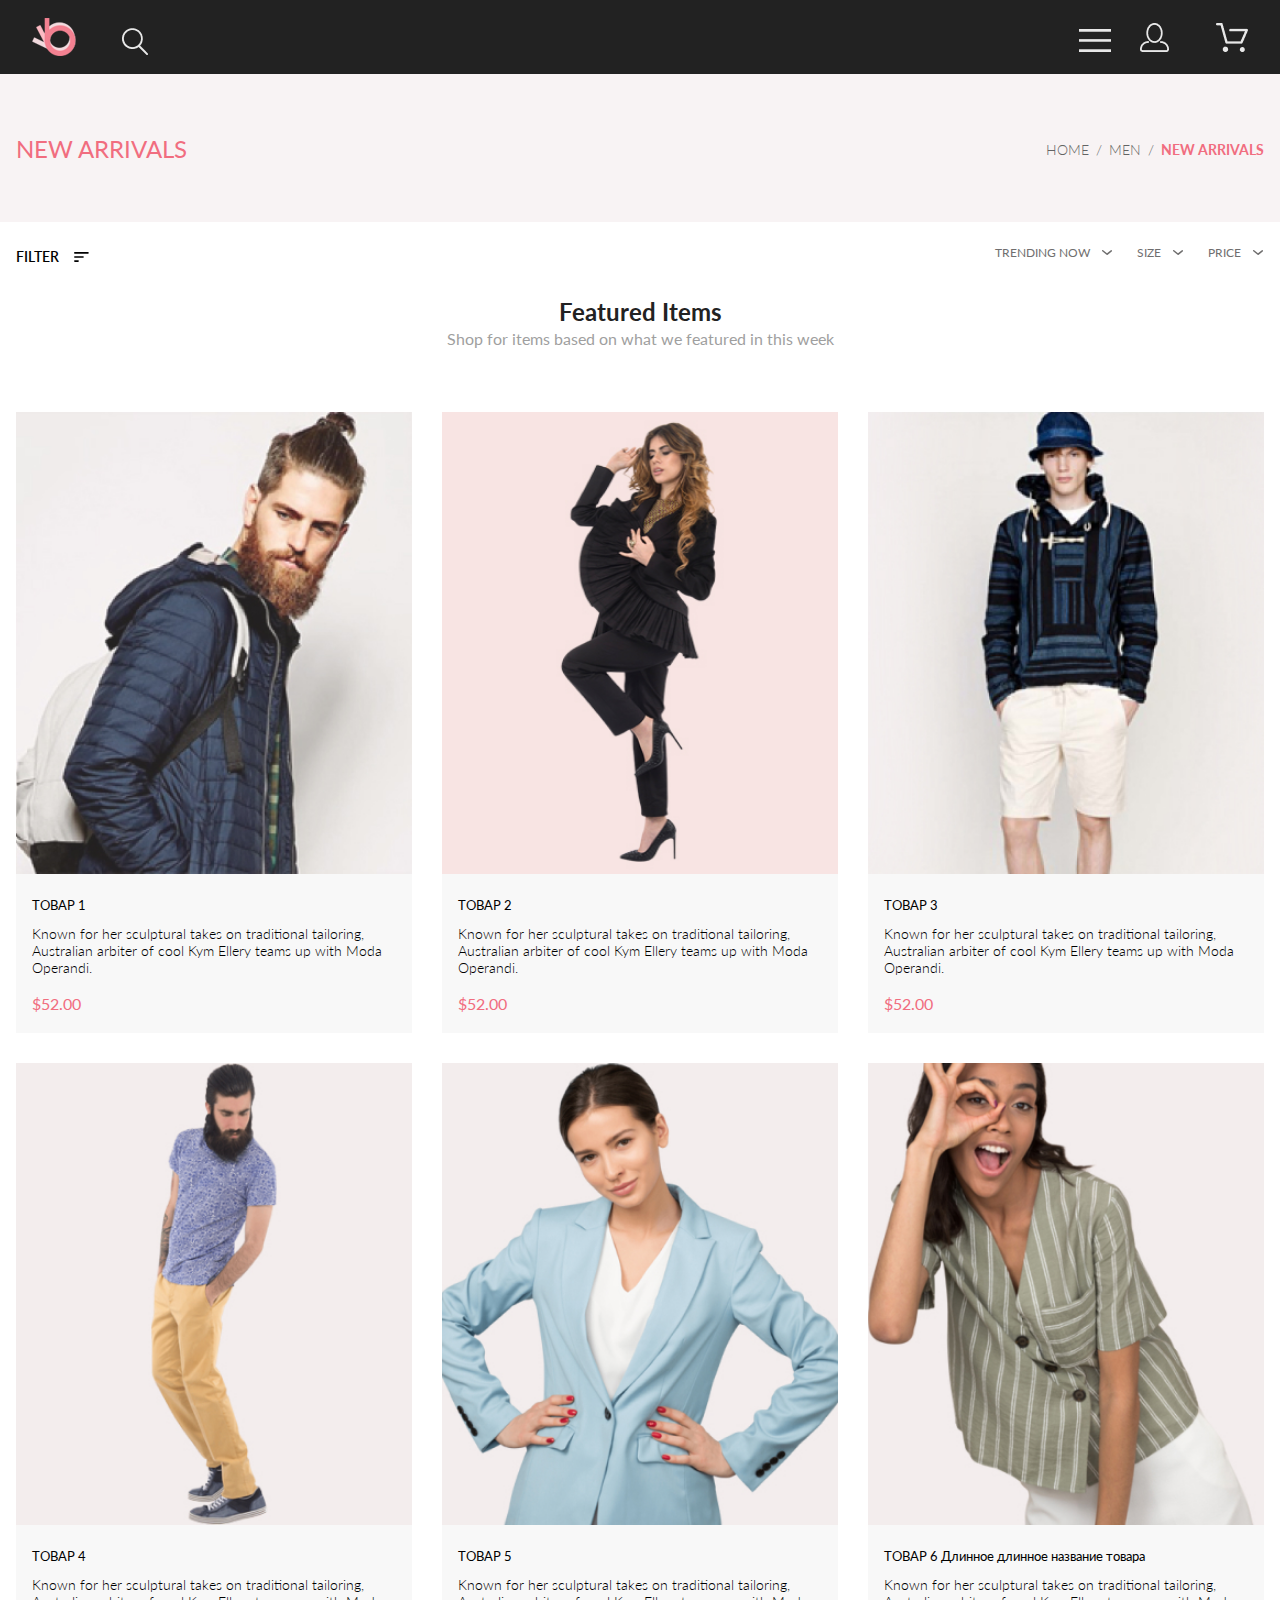
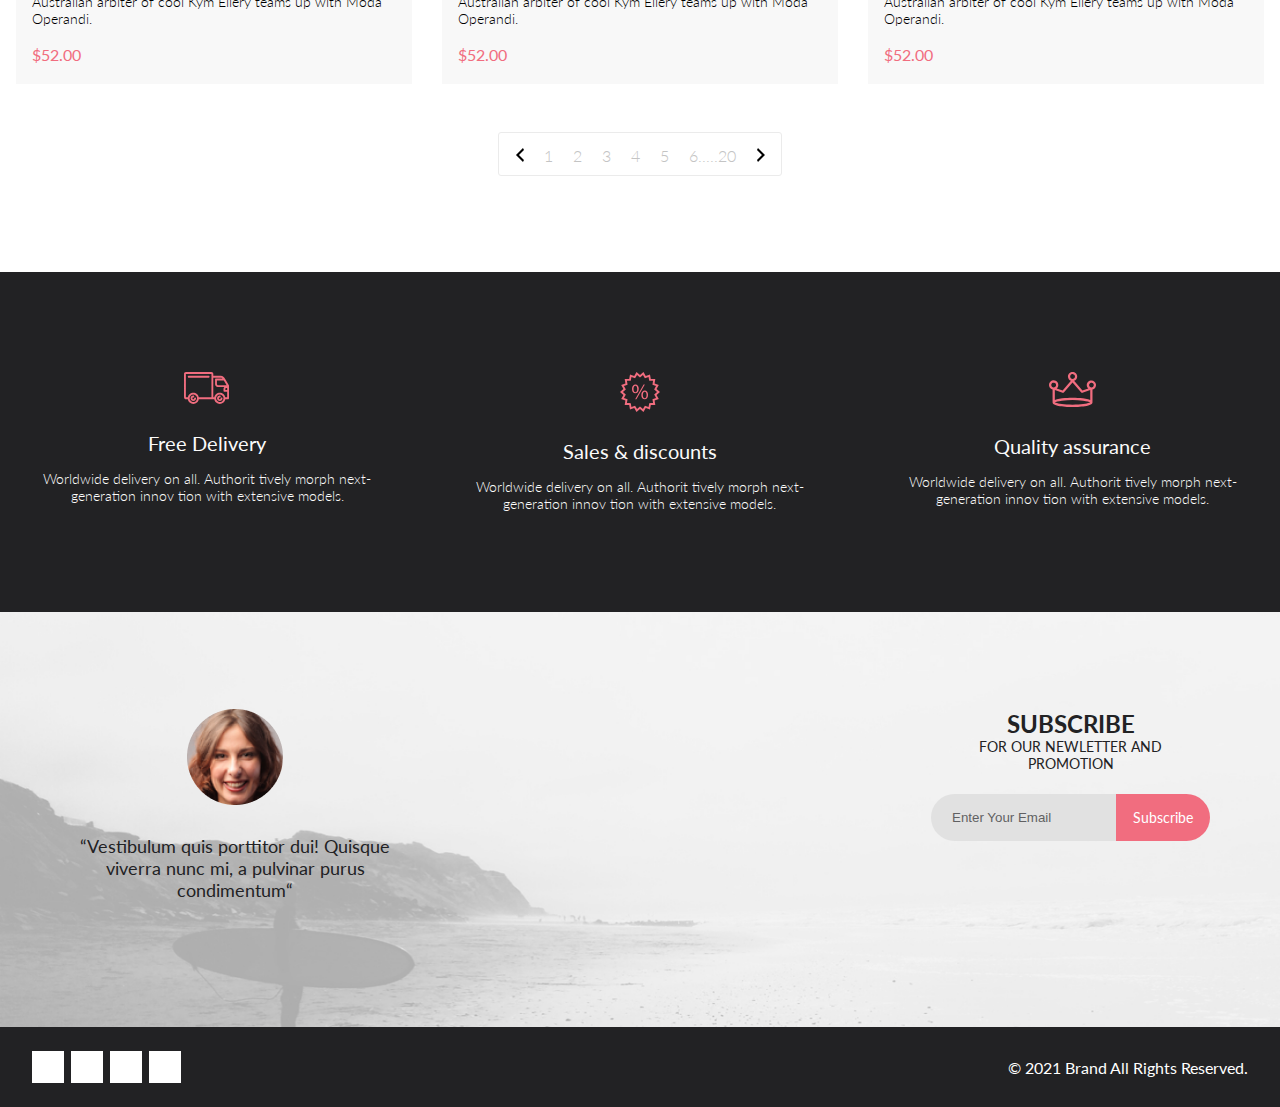
<file: index.html>
<!DOCTYPE html>
<html lang="en">

<head>
    <meta charset="UTF-8">
    <meta name="viewport" content="width=device-width, initial-scale=1.0">
    <title>Document</title>
    <link rel="stylesheet" href="https://cdnjs.cloudflare.com/ajax/libs/font-awesome/5.15.2/css/all.min.css" integrity="sha512-HK5fgLBL+xu6dm/Ii3z4xhlSUyZgTT9tuc/hSrtw6uzJOvgRr2a9jyxxT1ely+B+xFAmJKVSTbpM/CuL7qxO8w==" crossorigin="anonymous" />
    <link rel="stylesheet" href="style.css">
</head>

<body>
    <div class="header">
        <div class="container">
            <div class="leftHeader">
                <img src="images/logo.png" alt="">
                <img class="searchIcon" src="images/search.png" alt="">
            </div>

            <div class="rightHeader">
                <img src="images/bars.png" alt="">
                <img class="userIcon" src="images/user.png" alt="">

                <span class="cartIconWrap">
                    <img class="cartIcon" src="images/cart.png" alt="">
                    <span class="buy_count">0</span>
                </span>
            </div>
        </div>
    </div>

    <div class="newArrivals">
        <ul class="buy_bin">
            <li class="bought"></li>
        </ul>
        <div class="container">
            <h1>NEW ARRIVALS</h1>
            <nav>
                <a href="#">HOME</a>
                <span>/</span>
                <a href="#">MEN</a>
                <span>/</span>
                <a href="#">NEW ARRIVALS</a>
            </nav>
        </div>
    </div>

    <div class="filters">
        <div class="container">
            <div class="filtersLeft">
                <span class="filterLabel">FILTER</span>
                <img class="filterIcon" src="images/filter.svg" alt="">
                <div class="filterPopup hidden">
                    <nav class="filterCategory">
                        <div class="filterCategoryHeader">CATEGORY</div>
                        <div class="hidden">
                            <a href="#">Accessories</a>
                            <a href="#">Bags</a>
                            <a href="#">Denim</a>
                            <a href="#">Hoodies & Sweatshirts</a>
                            <a href="#">Jackets & Coats</a>
                            <a href="#">Polos</a>
                            <a href="#">Shirts</a>
                            <a href="#">Shoes</a>
                            <a href="#">Sweaters & Knits</a>
                            <a href="#">T-Shirts</a>
                            <a href="#">Tanks</a>
                        </div>
                    </nav>
                    <nav class="filterCategory">
                        <div class="filterCategoryHeader">BRAND</div>
                        <div class="hidden">
                            <a href="#">Accessories</a>
                            <a href="#">Bags</a>
                            <a href="#">Denim</a>
                            <a href="#">Hoodies & Sweatshirts</a>
                            <a href="#">Jackets & Coats</a>
                            <a href="#">Polos</a>
                            <a href="#">Shirts</a>
                            <a href="#">Shoes</a>
                            <a href="#">Sweaters & Knits</a>
                            <a href="#">T-Shirts</a>
                            <a href="#">Tanks</a>
                        </div>
                    </nav>
                    <nav class="filterCategory">
                        <div class="filterCategoryHeader">DESIGNER</div>
                        <div class="hidden">
                            <a href="#">Accessories</a>
                            <a href="#">Bags</a>
                            <a href="#">Denim</a>
                            <a href="#">Hoodies & Sweatshirts</a>
                            <a href="#">Jackets & Coats</a>
                            <a href="#">Polos</a>
                            <a href="#">Shirts</a>
                            <a href="#">Shoes</a>
                            <a href="#">Sweaters & Knits</a>
                            <a href="#">T-Shirts</a>
                            <a href="#">Tanks</a>
                        </div>
                    </nav>
                </div>
            </div>
            <div class="filtersRight">
                <div class="filterTrending">
                    TRENDING NOW
                    <img src="images/filterArrow.svg" alt="">
                </div>
                <div class="filterSize">
                    <div class="filterSizeWrap">
                        SIZE
                        <img src="images/filterArrow.svg" alt="">
                    </div>
                    <div class="filterSizes hidden">
                        <div>
                            <input type="checkbox"> XS
                        </div>
                        <div>
                            <input type="checkbox"> S
                        </div>
                        <div>
                            <input type="checkbox"> M
                        </div>
                        <div>
                            <input type="checkbox"> L
                        </div>
                    </div>
                </div>
                <div class="filterPrice">
                    PRICE
                    <img src="images/filterArrow.svg" alt="">
                </div>
            </div>
        </div>
    </div>

    <div class="featured container">
        <h2 class="featuredHeader">Featured Items</h2>
        <div class="featuredTitle">Shop for items based on what we featured in this week</div>

        <div class="featuredItems">

            <div id="1" class="featuredItem">

                <div class="featuredImgWrap">
                    <img src="images/featured/1.jpg" alt="">
                    <div class="featuredImgDark">
                        <button class="buy_button">
                            <img src="images/cart.svg" alt="">
                            Add to Cart
                        </button>
                    </div>
                </div>

                <div class="featuredData">
                    <div class="featuredName">
                        ТОВАР 1
                    </div>
                    <div class="featuredText">
                        Known for her sculptural takes on traditional tailoring, Australian arbiter of cool Kym Ellery
                        teams
                        up with Moda Operandi.
                    </div>
                    <div class="featuredPrice">
                        $52.00
                    </div>
                </div>

            </div>

            <div id="2" class="featuredItem">

                <div class="featuredImgWrap">
                    <img src="images/featured/2.jpg" alt="">
                    <div class="featuredImgDark">
                        <button class="buy_button">
                            <img src="images/cart.svg" alt="">
                            Add to Cart
                        </button>
                    </div>
                </div>

                <div class="featuredData">
                    <div class="featuredName">
                        ТОВАР 2
                    </div>
                    <div class="featuredText">
                        Known for her sculptural takes on traditional tailoring, Australian arbiter of cool Kym Ellery
                        teams
                        up with Moda Operandi.
                    </div>
                    <div class="featuredPrice">
                        $52.00
                    </div>
                </div>

            </div>

            <div id="3" class="featuredItem">

                <div class="featuredImgWrap">
                    <img src="images/featured/3.jpg" alt="">
                    <div class="featuredImgDark">
                        <button class="buy_button">
                            <img src="images/cart.svg" alt="">
                            Add to Cart
                        </button>
                    </div>
                </div>

                <div class="featuredData">
                    <div class="featuredName">
                        ТОВАР 3
                    </div>
                    <div class="featuredText">
                        Known for her sculptural takes on traditional tailoring, Australian arbiter of cool Kym Ellery
                        teams
                        up with Moda Operandi.
                    </div>
                    <div class="featuredPrice">
                        $52.00
                    </div>
                </div>

            </div>

            <div id="4" class="featuredItem">

                <div class="featuredImgWrap">
                    <img src="images/featured/4.jpg" alt="">
                    <div class="featuredImgDark">
                        <button class="buy_button">
                            <img src="images/cart.svg" alt="">
                            Add to Cart
                        </button>
                    </div>
                </div>

                <div class="featuredData">
                    <div class="featuredName">
                        ТОВАР 4
                    </div>
                    <div class="featuredText">
                        Known for her sculptural takes on traditional tailoring, Australian arbiter of cool Kym Ellery
                        teams
                        up with Moda Operandi.
                    </div>
                    <div class="featuredPrice">
                        $52.00
                    </div>
                </div>

            </div>

            <div id="5" class="featuredItem">

                <div class="featuredImgWrap">
                    <img src="images/featured/5.jpg" alt="">
                    <div class="featuredImgDark">
                        <button class="buy_button">
                            <img src="images/cart.svg" alt="">
                            Add to Cart
                        </button>
                    </div>
                </div>

                <div class="featuredData">
                    <div class="featuredName">
                        ТОВАР 5
                    </div>
                    <div class="featuredText">
                        Known for her sculptural takes on traditional tailoring, Australian arbiter of cool Kym Ellery
                        teams
                        up with Moda Operandi.
                    </div>
                    <div class="featuredPrice">
                        $52.00
                    </div>
                </div>

            </div>
            <div id="6" class="featuredItem">

                <div class="featuredImgWrap">
                    <img src="images/featured/6.jpg" alt="">
                    <div class="featuredImgDark">
                        <button class="buy_button">
                            <img src="images/cart.svg" alt="">
                            Add to Cart
                        </button>
                    </div>
                </div>

                <div class="featuredData">
                    <div class="featuredName">
                        ТОВАР 6 Длинное длинное название товара
                    </div>
                    <div class="featuredText">
                        Known for her sculptural takes on traditional tailoring, Australian arbiter of cool Kym Ellery
                        teams
                        up with Moda Operandi.
                    </div>
                    <div class="featuredPrice">
                        $52.00
                    </div>
                </div>

            </div>
        </div>

        <div class="pagination">
            <a href="#">
                <img src="images/chevronLeft.svg" alt="">
            </a>
            <a href="#">1</a>
            <a href="#">2</a>
            <a href="#">3</a>
            <a href="#">4</a>
            <a href="#">5</a>
            <a href="#">6.....20</a>
            <a href="#">
                <img src="images/chevronRight.svg" alt="">
            </a>
        </div>
    </div>

    <div class="services">
        <div class="container">

            <div class="serivceUnit">
                <img src="images/services/delivery.svg" alt="">
                <div class="servicesTitle">
                    Free Delivery
                </div>
                <div class="servicesText">
                    Worldwide delivery on all. Authorit tively morph next-generation innov tion with extensive models.
                </div>
            </div>

            <div class="serivceUnit">
                <img src="images/services/discount.svg" alt="">
                <div class="servicesTitle">
                    Sales & discounts
                </div>
                <div class="servicesText">
                    Worldwide delivery on all. Authorit tively morph next-generation innov tion with extensive models.
                </div>
            </div>

            <div class="serivceUnit">
                <img src="images/services/assurance.svg" alt="">
                <div class="servicesTitle">
                    Quality assurance
                </div>
                <div class="servicesText">
                    Worldwide delivery on all. Authorit tively morph next-generation innov tion with extensive models.
                </div>
            </div>
        </div>
    </div>

    <div class="subscribe">
        <div class="container">

            <div class="subscribeLeft">
                <img src="images/subscribeUser.png" alt="">
                <div class="subscribeUserText">
                    “Vestibulum quis porttitor dui! Quisque viverra nunc mi, a pulvinar purus condimentum“
                </div>
            </div>

            <div class="subscribeRight">
                <div class="subscribeTitle">
                    SUBSCRIBE
                </div>
                <div class="subscribeText">
                    FOR OUR NEWLETTER AND PROMOTION
                </div>
                <form action="" class="subscribeForm">
                    <input type="text" placeholder="Enter Your Email">
                    <button>Subscribe</button>
                </form>
            </div>

        </div>
    </div>

    <div class="footer">
        <div class="container">
            <div class="footerLeft">
                <a href="#">
                    <i class="fab fa-facebook-f"></i>
                </a>
                <a href="#">
                    <i class="fab fa-instagram"></i>
                </a>
                <a href="#">
                    <i class="fab fa-pinterest-p"></i>
                </a>
                <a href="#">
                    <i class="fab fa-twitter"></i>
                </a>
            </div>
            <div class="footerRight">
                &copy; 2021  Brand  All Rights Reserved.
            </div>
        </div>
    </div>

    <script src="app.js"></script>
</body>

</html>
</file>
<file: style.css>
@import url("https://fonts.googleapis.com/css2?family=Lato:wght@300;400;700;900&display=swap");
body {
    margin: 0;
    font-family: Lato, sans-serif;
}

.header {
    background: #222222;
    height: 74px;
    padding: 18px 16px;
    box-sizing: border-box;
}

.header .container {
    display: flex;
    justify-content: space-between;
    align-items: center;
}

@media (min-width: 1600px) {
    .container {
        margin: 0 auto;
        width: 1140px;
    }
}

@media (min-width: 768px) {
    .header {
        padding-left: 32px;
        padding-right: 32px;
    }
}

.header i {
    color: #e8e8e8;
}

.userIcon,
.cartIcon {
    display: none;
    cursor: pointer;
}

.buy_bin {
    width: content-box;
    display: none;
    background-color: #fff;
    padding: 0 16px 0;
    position: absolute;
    list-style: none;
    top: -15px;
    right: 10px;
    flex-direction: column;
    border: 1px solid black;
}

.bought_table {
    font-size: 14px;
}

td {
    text-align: center;
}

.total_bought {
    display: flex;
    justify-content: space-between;
}
@media (min-width: 768px) {
    .userIcon,
    .cartIcon {
        display: inline;
    }
}

.userIcon {
    margin-left: 25px;
    margin-right: 42px;
}

.searchIcon {
    margin-left: 41px;
}

.cartIconWrap {
    position: relative;
}

.cartIconWrap span {
    display: inline-block;
    width: 19px;
    height: 19px;
    color: white;
    background: #f16d7f;
    border-radius: 50%;
    position: absolute;
    text-align: center;
    right: -8px;
    top: -19px;
    font-size: 12px;
    line-height: 19px;
}

.newArrivals {
    position: relative;
    background: #f8f3f4;
    min-height: 148px;
}

.newArrivals h1 {
    margin: 24px 0 32px;
    font-weight: normal;
    font-size: 24px;
    line-height: 29px;
    color: #f16d7f;
}

@media (min-width: 768px) {
    .newArrivals h1 {
        margin: 0;
    }
}

.newArrivals .container {
    display: flex;
    flex-direction: column;
    align-items: center;
    min-height: inherit;
}

@media (min-width: 768px) {
    .newArrivals .container {
        flex-direction: row;
        justify-content: space-between;
    }
}

@media (min-width: 768px) and (max-width: 1599px) {
    .newArrivals .container {
        padding: 0 16px;
    }
}

.newArrivals nav a,
.newArrivals nav span {
    font-weight: 300;
    font-size: 14px;
    line-height: 17px;
    color: #636363;
}

.newArrivals nav a {
    text-decoration: none;
}

.newArrivals nav span {
    margin: 0 3px;
}

.newArrivals nav a:last-of-type {
    font-weight: bold;
    font-size: 14px;
    line-height: 17px;
    color: #f16d7f;
}

.filters {
    margin-top: 24px;
    margin-bottom: 32px;
}

@media (min-width: 1600px) {
    .filters {
        margin-top: 51px;
        margin-bottom: 64px;
    }
}

.filters .container {
    display: flex;
    justify-content: space-between;
    padding-left: 8px;
    padding-right: 8px;
}

@media (min-width: 768px) {
    .filters .container {
        padding-left: 16px;
        padding-right: 16px;
    }
}

@media (min-width: 1600px) {
    .filters .container {
        padding-left: 0;
        padding-right: 0;
        justify-content: flex-start;
    }
}

.filtersRight {
    display: flex;
    font-size: 12px;
    line-height: 14px;
    color: #6f6e6e;
}

@media (min-width: 1600px) {
    .filtersRight {
        font-size: 14px;
        line-height: 17px;
        margin-left: 320px;
    }
}

.filtersRight img {
    position: relative;
    bottom: 1px;
    margin-left: 9px;
}

.filtersRight > div:not(:last-child) {
    margin-right: 15px;
}

@media (min-width: 375px) {
    .filtersRight > div:not(:last-child) {
        margin-right: 24px;
    }
}

.filtersLeft .filterLabel {
    display: none;
    position: relative;
    z-index: 2;
    cursor: pointer;
}

.filterLabelPink {
    color: #ef5b70 !important;
    left: 16px;
    top: 13px;
}

.filterIconPink {
    left: 16px;
    top: 13px;
}

@media (min-width: 768px) {
    .filtersLeft .filterLabel {
        display: inline;
        font-weight: 600;
        font-size: 14px;
        line-height: 17px;
        color: #000000;
    }
}

.filtersLeft .filterIcon {
    width: 37px;
    height: 25px;
    position: relative;
    z-index: 2;
}

@media (min-width: 768px) {
    .filtersLeft .filterIcon {
        width: 15px;
        height: 10px;
        margin-left: 11px;
    }
}

.filtersLeft {
    position: relative;
}

.hidden {
    display: none;
}

.filterPopup {
    position: absolute;
    left: 0;
    top: 0;
    width: 360px;
    background: #ffffff;
    box-shadow: 6px 4px 35px rgba(0, 0, 0, 0.21);
    padding: 46px 16px 16px 16px;
    z-index: 1;
    overflow-y: auto;
}

.filterCategoryHeader {
    font-size: 14px;
    line-height: 37px;
    color: #ef5b70;
    padding-left: 11px;
    min-height: 37px;
    border-bottom: 1px solid #ebebeb;
    margin-bottom: 24px;
    position: relative;
    cursor: pointer;
}

.filterCategoryHeader:before {
    content: "";
    width: 5px;
    min-height: inherit;
    background: #ef5b70;
    position: absolute;
    left: 0;
    top: 1px;
}

.filterCategory:not(:last-child) {
    margin-bottom: 24px;
}

.filterCategory a {
    display: block;
    text-decoration: none;
    padding-left: 34px;
    padding-right: 16px;
    font-size: 14px;
    line-height: 17px;
    color: #6f6e6e;
}

.filterCategory a:not(:last-child) {
    margin-bottom: 11px;
}

.filterSizeWrap {
    cursor: pointer;
}

.filterSize {
    position: relative;
}

.filterSizes {
    position: absolute;
    left: 0;
    top: 25px;
    width: 79px;
    height: 103px;
    background: #ffffff;
    box-shadow: 6px 4px 35px rgba(0, 0, 0, 0.21);
    padding: 7px 9px;
    box-sizing: border-box;
    font-size: 14px;
    color: #6f6e6e;
}

.filterSizes > div:not(:last-child) {
    margin-bottom: 4px;
}

.featured {
    padding-left: 8px;
    padding-right: 8px;
    margin-bottom: 96px;
}

@media (min-width: 768px) {
    .featured {
        padding-left: 16px;
        padding-right: 16px;
    }
}

@media (min-width: 1600px) {
    .featured {
        padding-left: 0;
        padding-right: 0;
    }
}

.featured h2 {
    margin-top: 0;
    margin-bottom: 3px;
    text-align: center;
    color: #222222;
}

.featuredTitle {
    text-align: center;
    color: #9f9f9f;
    margin-bottom: 64px;
}

.featuredItems {
    display: grid;
    grid-template-columns: 1fr;
    row-gap: 16px;
}

@media (min-width: 640px) {
    .featuredItems {
        grid-template-columns: 1fr 1fr;
        row-gap: 18px;
        column-gap: 16px;
    }
}

@media (min-width: 1000px) {
    .featuredItems {
        grid-template-columns: repeat(3, 1fr);
        gap: 30px;
    }
}

.featuredItem {
    background: #f8f8f8;
}

.featuredItem img {
    width: 100%;
    display: block;
}

.featuredImgWrap {
    position: relative;
}

.featuredItem:hover .featuredImgDark {
    display: flex;
}

.featuredImgDark {
    position: absolute;
    width: 100%;
    height: 100%;
    left: 0;
    top: 0;
    background: rgba(58, 56, 56, 0.86);
    display: none;
    justify-content: center;
    align-items: center;
}

.featuredImgDark button {
    background: none;
    border: 1px solid white;
    color: white;
    display: flex;
    align-items: center;
    padding: 10px 14px;
    font-size: 14px;
    font-family: inherit;
    cursor: pointer;
}

.featuredImgDark button img {
    width: 26px;
    height: 24px;
    margin-right: 11px;
}

.featuredData {
    padding: 23px 16px 20px;
}

.featuredName {
    font-size: 13px;
    line-height: 16px;
    color: #000000;
}

.featuredText {
    font-weight: 300;
    font-size: 14px;
    line-height: 17px;
    margin-top: 12px;
    margin-bottom: 18px;
}

.featuredPrice {
    font-size: 16px;
    line-height: 19px;
    color: #f16d7f;
}

.pagination {
    width: 284px;
    height: 44px;
    margin: 0 auto;
    border: 1px solid #ebebeb;
    margin-top: 48px;
    padding: 13px 16px;
    box-sizing: border-box;
    display: flex;
    justify-content: space-between;
    border-radius: 3px;
}

.pagination a {
    text-decoration: none;
    font-weight: 300;
    font-size: 16px;
    color: #c4c4c4;
}

.pagination a:hover {
    color: #ef5b70;
}

.services {
    background: #222224;
    padding-top: 48px;
    padding-bottom: 81px;
    padding-left: 14px;
    padding-right: 14px;
}

@media (min-width: 1200px) {
    .services {
        padding-top: 100px;
        padding-bottom: 100px;
    }
}

.services .container {
    display: grid;
    gap: 46px;
}

@media (min-width: 1200px) {
    .services .container {
        display: grid;
        grid-template-columns: repeat(3, 1fr);
        gap: 46px;
    }
}

.serivceUnit {
    text-align: center;
    display: flex;
    flex-direction: column;
    align-items: center;
}

.servicesTitle,
.servicesText {
    color: #fbfbfb;
}

.servicesTitle {
    font-size: 19.96px;
    line-height: 24px;
    margin-top: 27px;
    margin-bottom: 15px;
}

.servicesText {
    font-weight: 300;
    font-size: 13.972px;
    line-height: 17px;
    max-width: 340px;
}

.subscribe {
    background: url(images/subscribe.jpg) no-repeat;
    background-size: cover;
    padding-top: 64px;
    padding-bottom: 109px;
    padding-left: 20px;
    padding-right: 20px;
}

@media (min-width: 1200px) {
    .subscribe {
        padding-top: 97px;
        padding-bottom: 126px;
    }

    .subscribe .container {
        margin: 0 auto;
        width: 1140px;
        display: flex;
        justify-content: space-between;
    }
}

.subscribeLeft {
    display: flex;
    flex-direction: column;
    align-items: center;
}

.subscribeUserText {
    margin-top: 30px;
    text-align: center;
    font-size: 18px;
    line-height: 22px;
    color: #222224;
    max-width: 330px;
}

.subscribeRight {
    display: flex;
    flex-direction: column;
    align-items: center;
    margin-top: 65px;
}

@media (min-width: 1200px) {
    .subscribeRight {
        margin-top: initial;
    }
}

.subscribeTitle {
    font-weight: 700;
    font-size: 24px;
    color: #222224;
}

.subscribeTitle,
.subscribeText {
    max-width: 271px;
    text-align: center;
}

.subscribeText {
    font-size: 14px;
    color: #222224;
    margin-bottom: 22px;
}

.subscribeForm {
    height: 47px;
}

.subscribeForm input {
    height: inherit;
    background: #e1e1e1;
    border: none;
    padding: 6px 21px;
    box-sizing: border-box;
    border-top-left-radius: 28px;
    border-bottom-left-radius: 28px;
    float: left;
    width: 185px;
}

.subscribeForm input::-webkit-input-placeholder {
    color: #222224;
    font-family: inherit;
    opacity: 0.67;
}
.subscribeForm input::-moz-placeholder {
    color: #222224;
    font-family: inherit;
    opacity: 0.67;
}
.subscribeForm input:-ms-input-placeholder {
    color: #222224;
    font-family: inherit;
    opacity: 0.67;
}
.subscribeForm input:-moz-placeholder {
    color: #222224;
    font-family: inherit;
    opacity: 0.67;
}

.subscribeForm button {
    height: inherit;
    border: none;
    color: white;
    font-family: inherit;
    font-size: 14px;
    line-height: 17px;
    background: #f16d7f;
    border-top-right-radius: 28px;
    border-bottom-right-radius: 28px;
    padding: 0 17px;
}

.footer {
    background: #222224;
    padding: 43px 20px 10px;
}

@media (min-width: 768px) {
    .footer {
        padding: 24px 32px;
    }
}

.footer .container {
    display: flex;
    flex-direction: column;
    align-items: center;
}

@media (min-width: 768px) {
    .footer .container {
        flex-direction: row;
        justify-content: space-between;
    }
}

.footerLeft {
    display: flex;
}

.footer a {
    color: black;
    background: white;
    width: 32px;
    height: 32px;
    display: flex;
    justify-content: center;
    align-items: center;
    text-decoration: none;
}

.footer a:hover {
    background: #f16d7f;
    color: white;
}

.footer a:not(:last-child) {
    margin-right: 7px;
}

.footerRight {
    color: white;
}

@media (max-width: 767px) {
    .footerRight {
        margin-top: 40px;
    }
}
</file>
